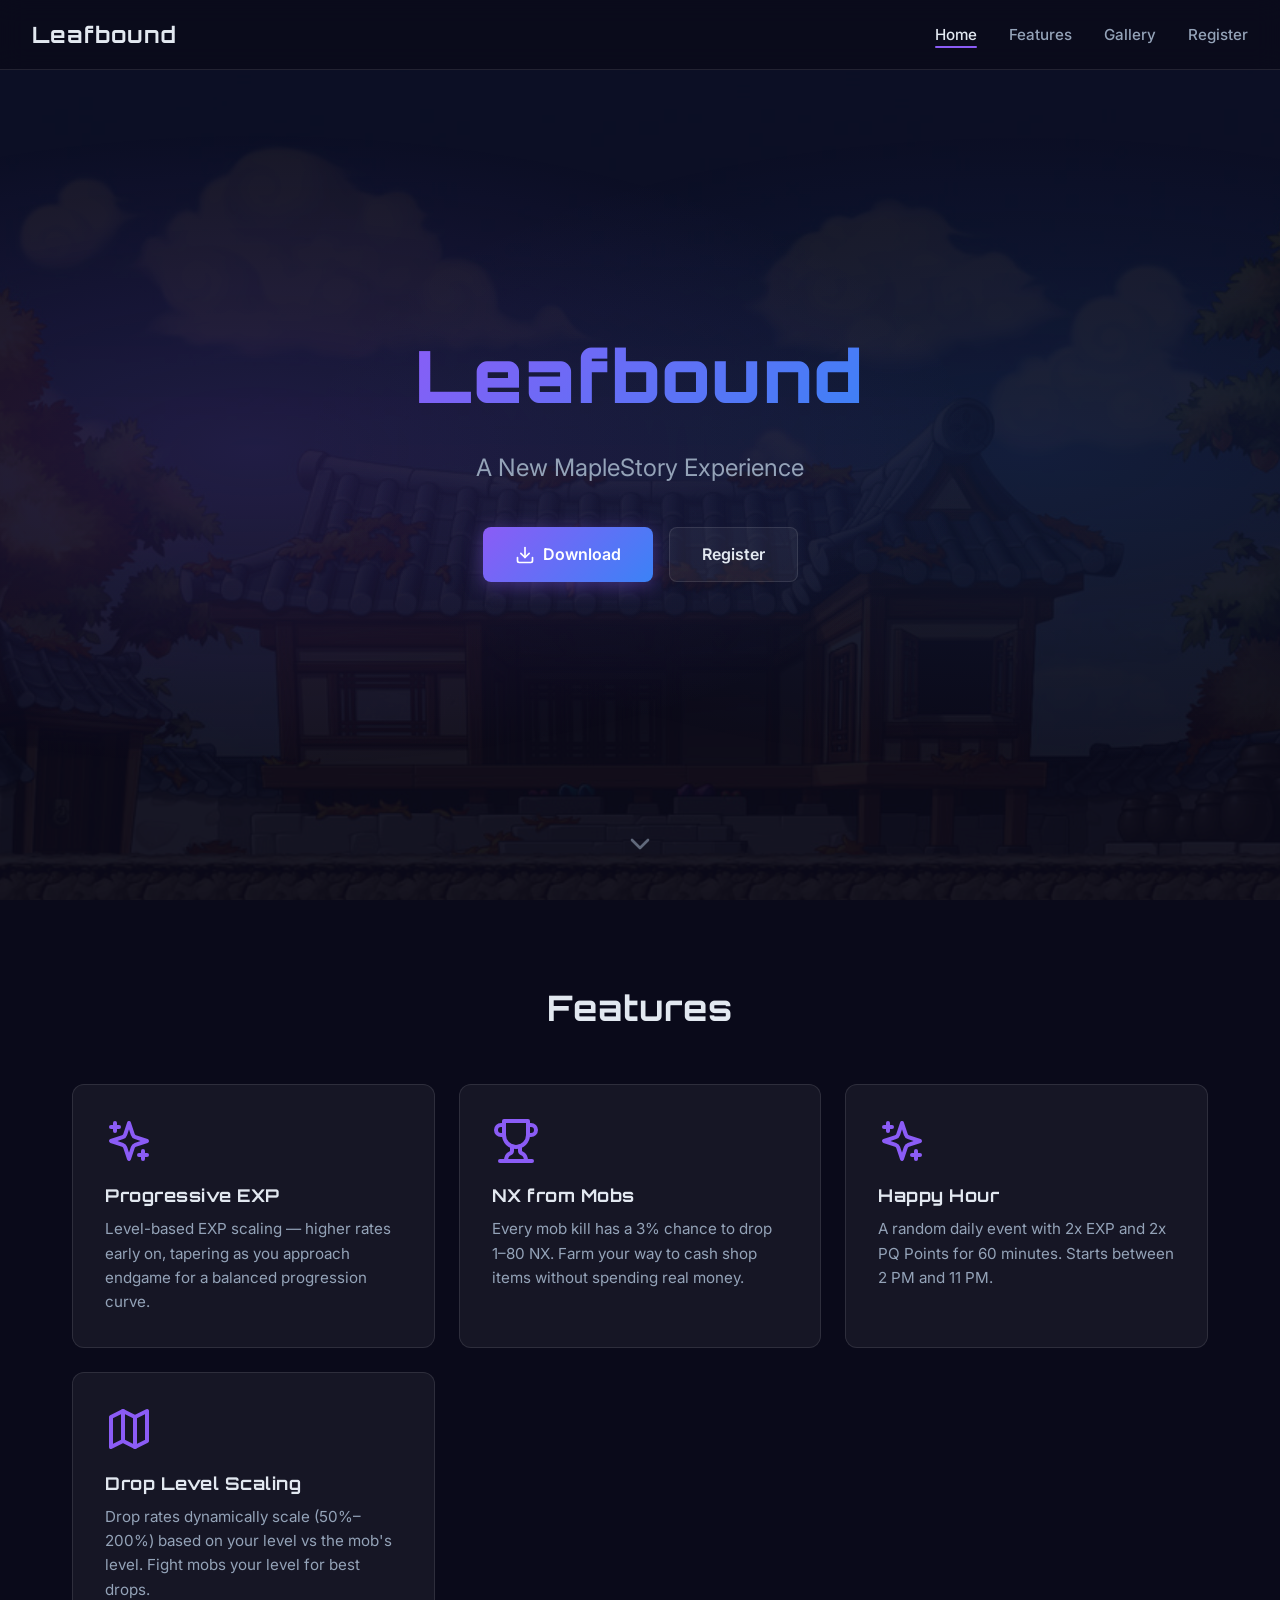
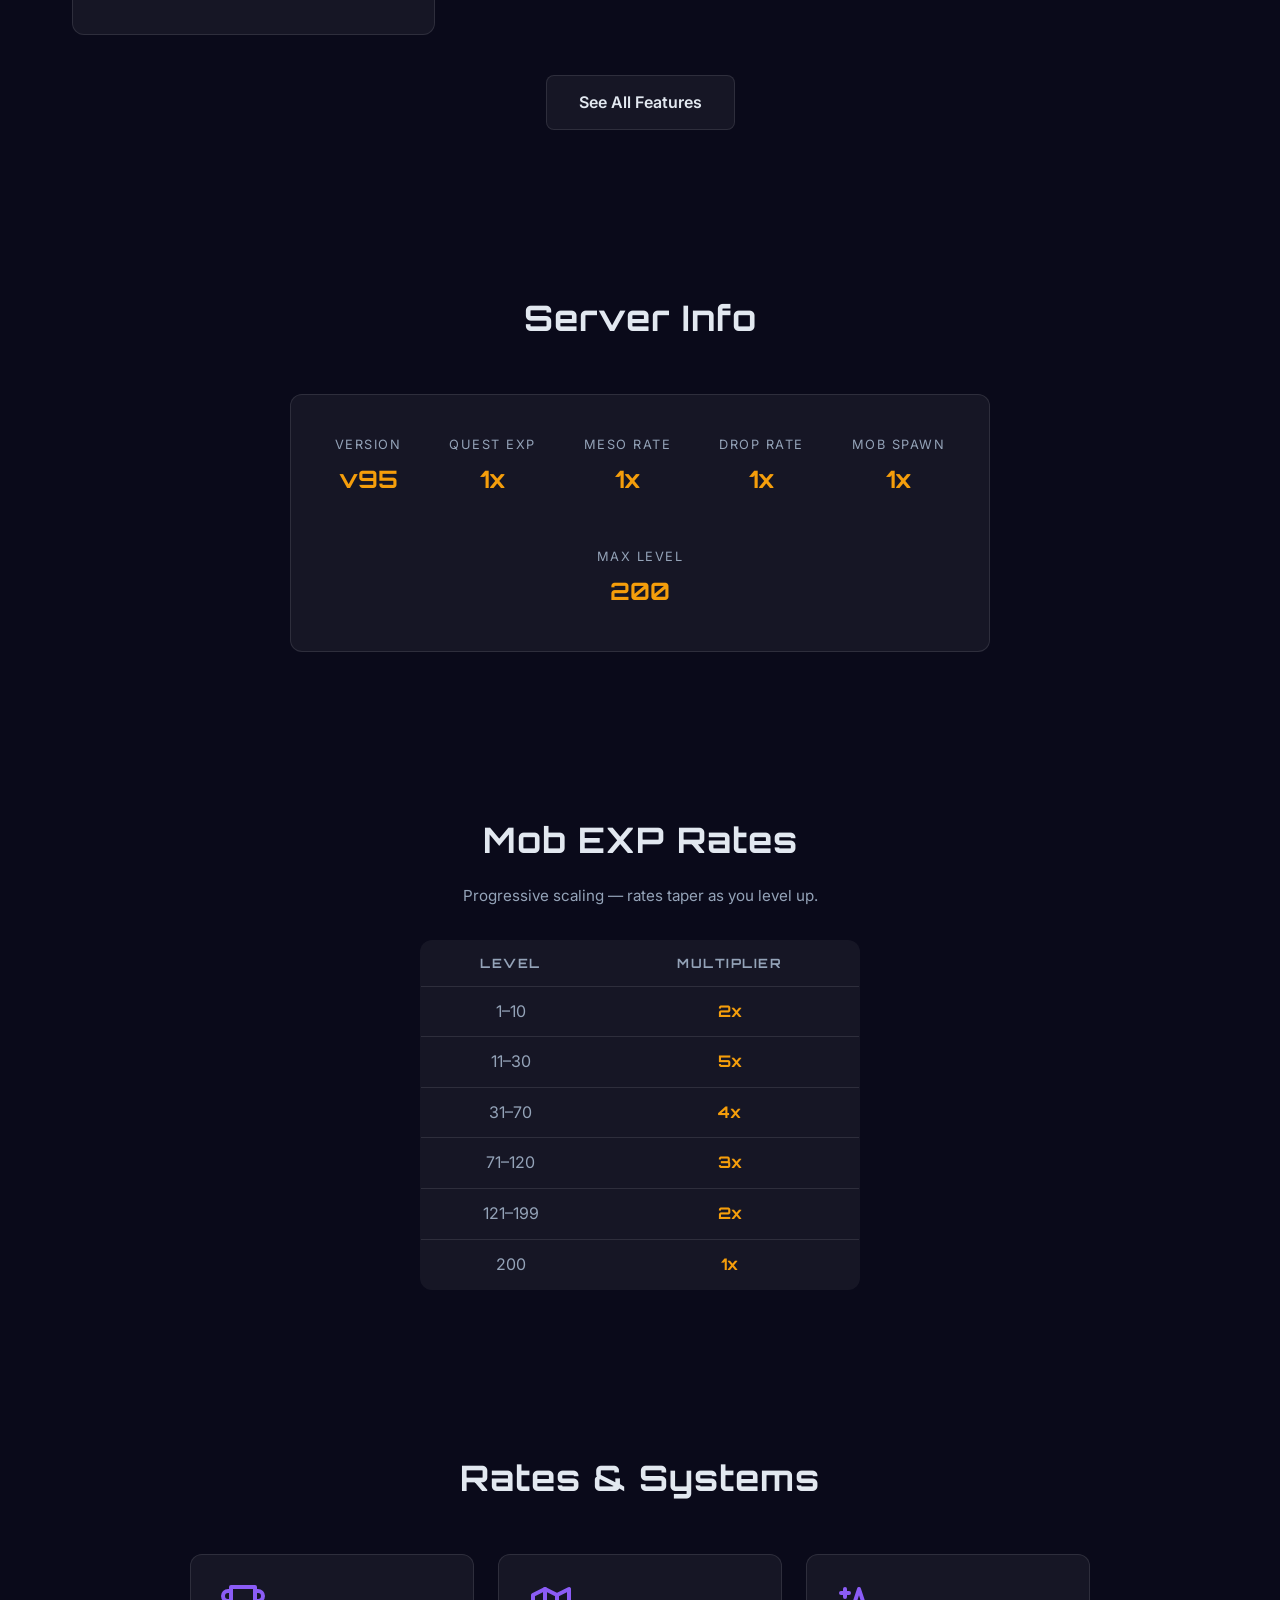
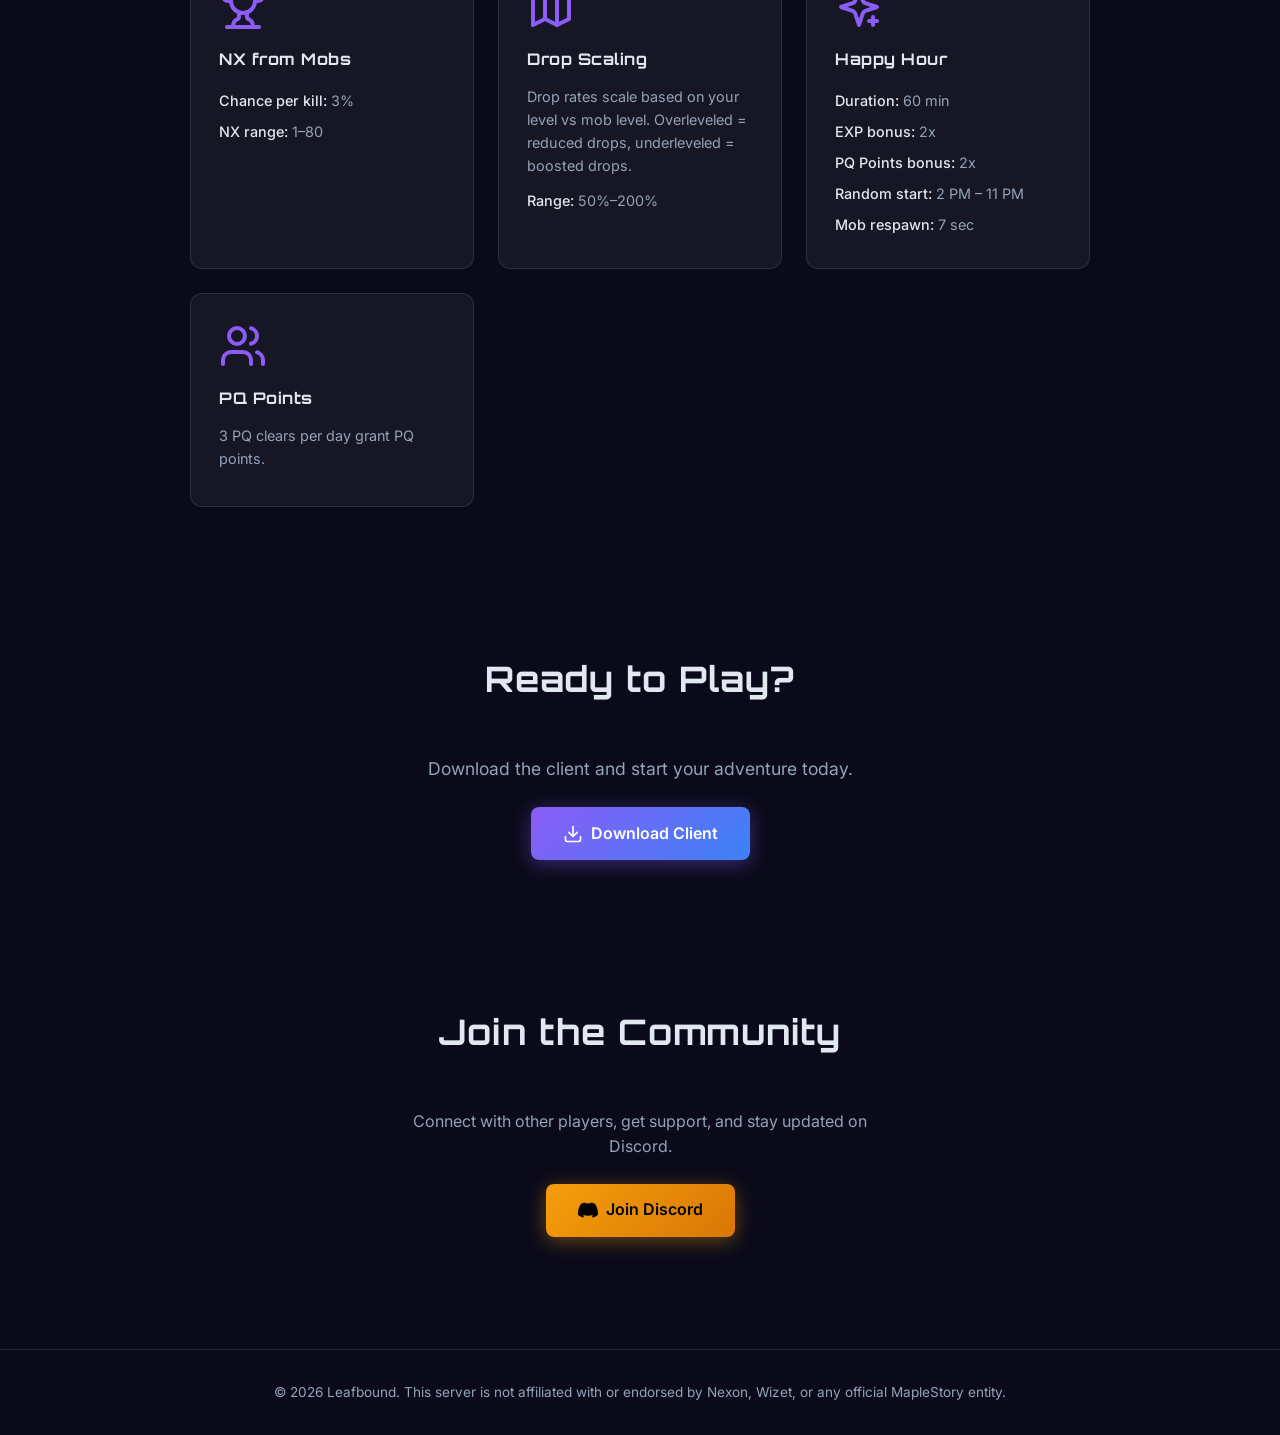
<file: index.html>
<!DOCTYPE html>
<html lang="en">
<head>
  <meta charset="UTF-8">
  <meta name="viewport" content="width=device-width, initial-scale=1.0">
  <title>MapleStory Private Server</title>
  <meta name="description" content="A custom MapleStory private server experience with unique features, balanced rates, and an active community.">
  <link rel="preconnect" href="https://fonts.googleapis.com">
  <link rel="preconnect" href="https://fonts.gstatic.com" crossorigin>
  <link href="https://fonts.googleapis.com/css2?family=Inter:wght@400;500;600;700&family=Orbitron:wght@700;900&display=swap" rel="stylesheet">
  <link rel="stylesheet" href="css/styles.css">
  <link rel="stylesheet" href="css/animations.css">
</head>
<body>

  <!-- Navbar -->
  <nav class="navbar">
    <a href="index.html" class="nav-logo"></a>
    <ul class="nav-links"></ul>
    <button class="hamburger" aria-label="Toggle menu">
      <span></span><span></span><span></span>
    </button>
  </nav>

  <!-- Hero -->
  <section class="hero">
    <h1 class="hero-title"></h1>
    <p class="hero-tagline"></p>
    <div class="hero-ctas">
      <a id="hero-download" href="#" class="btn btn-primary btn-download-pulse">
        <svg viewBox="0 0 24 24" fill="none" stroke="currentColor" stroke-width="2" stroke-linecap="round" stroke-linejoin="round" width="20" height="20"><path d="M21 15v4a2 2 0 0 1-2 2H5a2 2 0 0 1-2-2v-4"/><polyline points="7 10 12 15 17 10"/><line x1="12" y1="15" x2="12" y2="3"/></svg>
        Download
      </a>
      <a href="register.html" class="btn btn-secondary">Register</a>
    </div>
    <a href="#features" class="scroll-arrow" aria-label="Scroll down">
      <svg viewBox="0 0 24 24" fill="none" stroke="currentColor" stroke-width="2" stroke-linecap="round" stroke-linejoin="round" width="32" height="32"><polyline points="6 9 12 15 18 9"/></svg>
    </a>
  </section>

  <!-- Feature Highlights -->
  <section id="features" class="section landing-features">
    <h2 class="section-title animate-on-scroll">Features</h2>
    <div class="features-grid stagger-children"></div>
    <div class="features-more animate-on-scroll">
      <a href="features.html" class="btn btn-secondary">See All Features</a>
    </div>
  </section>

  <!-- Server Info -->
  <section class="section">
    <h2 class="section-title animate-on-scroll">Server Info</h2>
    <div class="server-info animate-on-scroll"></div>
  </section>

  <!-- EXP Rates Table -->
  <section class="section">
    <h2 class="section-title animate-on-scroll">Mob EXP Rates</h2>
    <p class="section-subtitle animate-on-scroll">Progressive scaling — rates taper as you level up.</p>
    <div class="rates-table-wrap animate-on-scroll">
      <table class="rates-table" id="exp-rates-table">
        <thead><tr><th>Level</th><th>Multiplier</th></tr></thead>
        <tbody></tbody>
      </table>
    </div>
  </section>

  <!-- Extra Rate Info -->
  <section class="section">
    <h2 class="section-title animate-on-scroll">Rates &amp; Systems</h2>
    <div class="info-cards" id="info-cards"></div>
  </section>

  <!-- Download CTA -->
  <section class="section download-section">
    <h2 class="section-title animate-on-scroll">Ready to Play?</h2>
    <p class="animate-on-scroll">Download the client and start your adventure today.</p>
    <a id="download-cta" href="#" class="btn btn-primary btn-download-pulse animate-on-scroll">
      <svg viewBox="0 0 24 24" fill="none" stroke="currentColor" stroke-width="2" stroke-linecap="round" stroke-linejoin="round" width="20" height="20"><path d="M21 15v4a2 2 0 0 1-2 2H5a2 2 0 0 1-2-2v-4"/><polyline points="7 10 12 15 17 10"/><line x1="12" y1="15" x2="12" y2="3"/></svg>
      Download Client
    </a>
  </section>

  <!-- Community -->
  <section class="section community-section">
    <h2 class="section-title animate-on-scroll">Join the Community</h2>
    <p class="animate-on-scroll">Connect with other players, get support, and stay updated on Discord.</p>
    <a id="discord-btn" href="#" class="btn btn-gold animate-on-scroll">
      <svg viewBox="0 0 24 24" fill="currentColor" width="20" height="20"><path d="M20.317 4.37a19.791 19.791 0 0 0-4.885-1.515.074.074 0 0 0-.079.037c-.21.375-.444.864-.608 1.25a18.27 18.27 0 0 0-5.487 0 12.64 12.64 0 0 0-.617-1.25.077.077 0 0 0-.079-.037A19.736 19.736 0 0 0 3.677 4.37a.07.07 0 0 0-.032.027C.533 9.046-.32 13.58.099 18.057a.082.082 0 0 0 .031.057 19.9 19.9 0 0 0 5.993 3.03.078.078 0 0 0 .084-.028 14.09 14.09 0 0 0 1.226-1.994.076.076 0 0 0-.041-.106 13.107 13.107 0 0 1-1.872-.892.077.077 0 0 1-.008-.128 10.2 10.2 0 0 0 .372-.292.074.074 0 0 1 .077-.01c3.928 1.793 8.18 1.793 12.062 0a.074.074 0 0 1 .078.01c.12.098.246.198.373.292a.077.077 0 0 1-.006.127 12.299 12.299 0 0 1-1.873.892.077.077 0 0 0-.041.107c.36.698.772 1.362 1.225 1.993a.076.076 0 0 0 .084.028 19.839 19.839 0 0 0 6.002-3.03.077.077 0 0 0 .032-.054c.5-5.177-.838-9.674-3.549-13.66a.061.061 0 0 0-.031-.03z"/></svg>
      Join Discord
    </a>
  </section>

  <!-- Footer -->
  <footer class="footer"></footer>

  <script src="config.js"></script>
  <script src="js/main.js"></script>
</body>
</html>
</file>
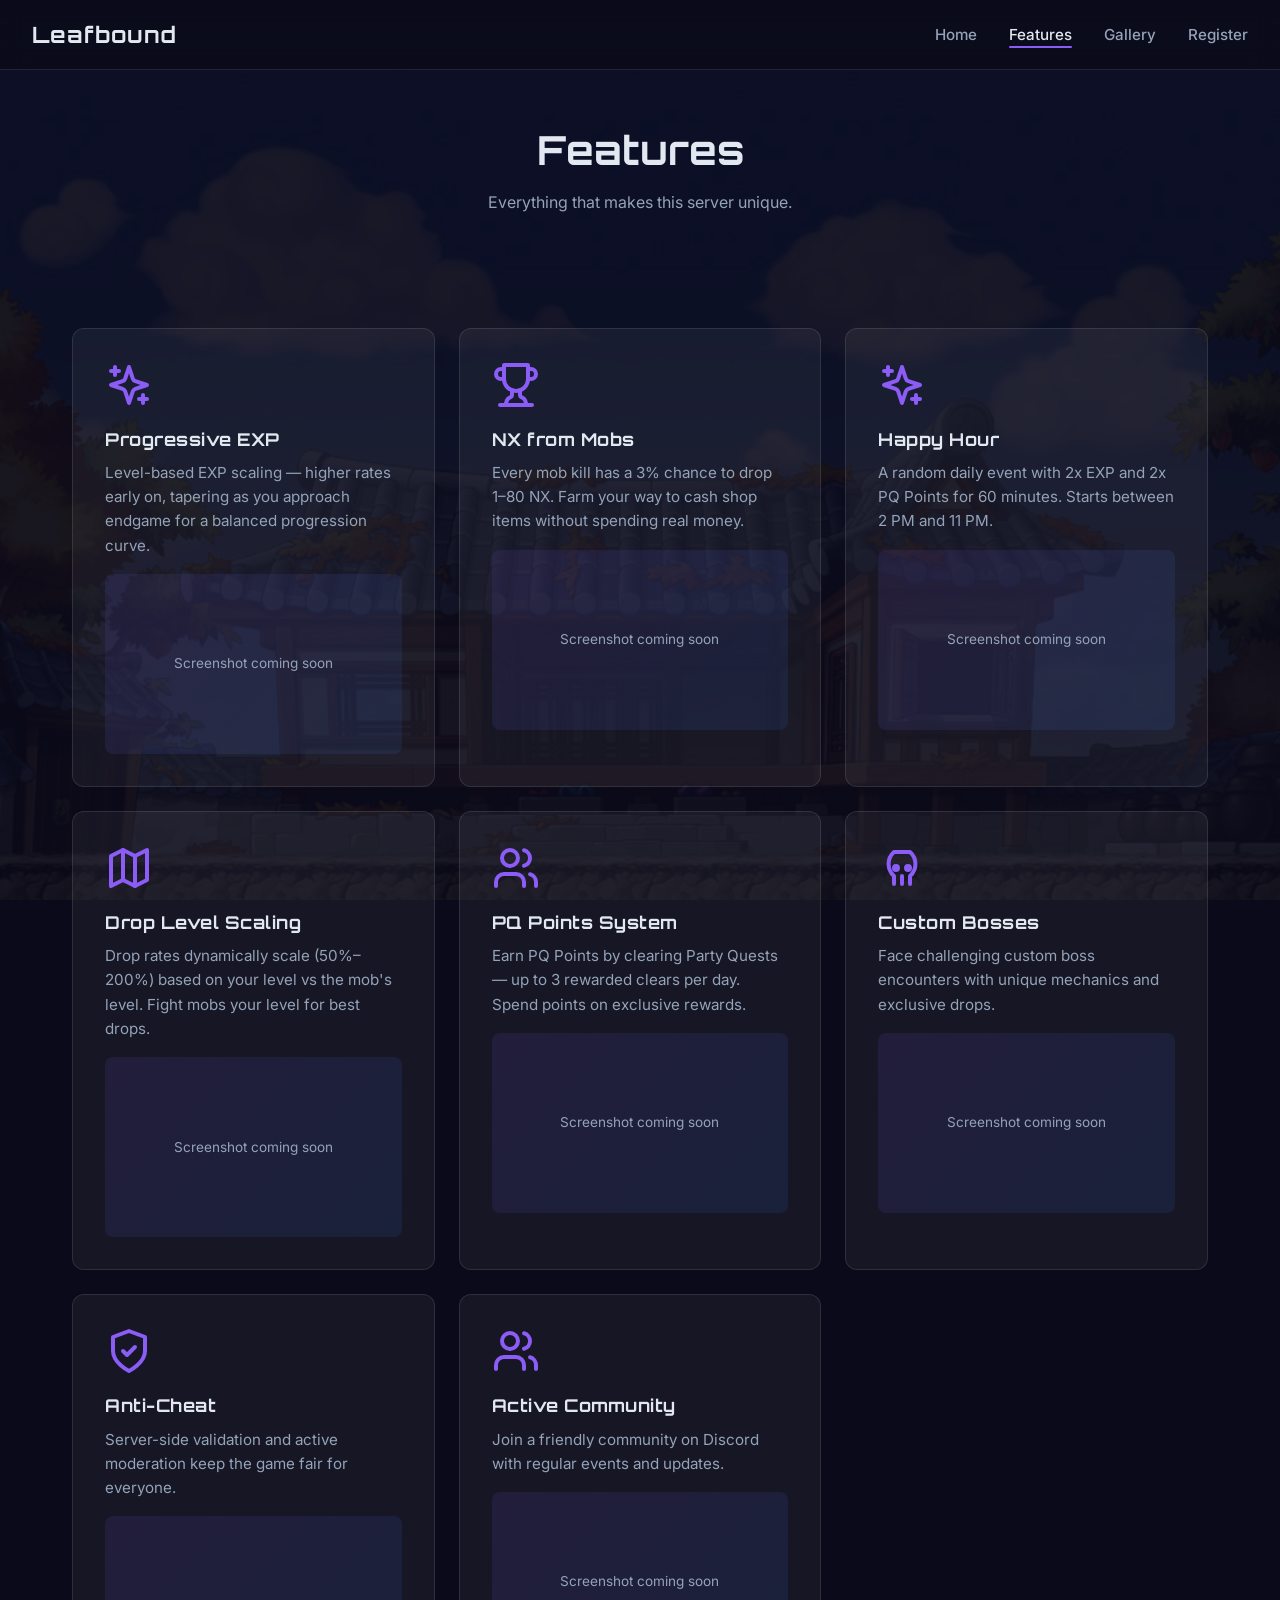
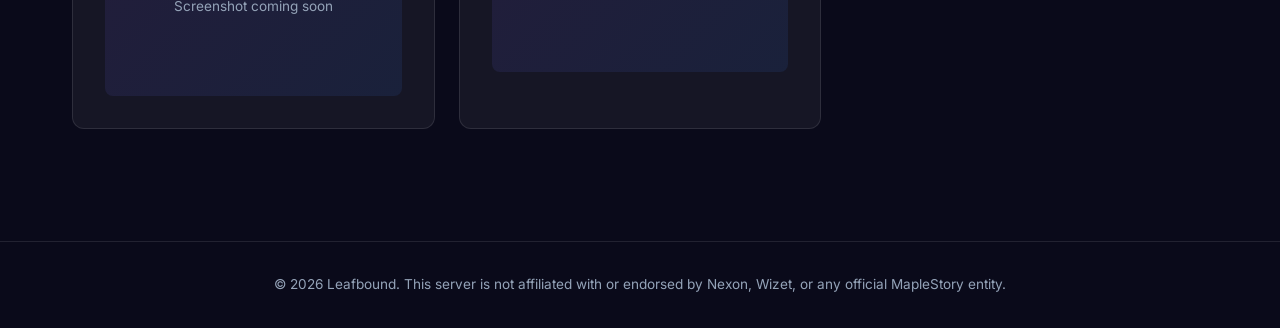
<file: features.html>
<!DOCTYPE html>
<html lang="en">
<head>
  <meta charset="UTF-8">
  <meta name="viewport" content="width=device-width, initial-scale=1.0">
  <title>Features - MapleStory Private Server</title>
  <link rel="preconnect" href="https://fonts.googleapis.com">
  <link rel="preconnect" href="https://fonts.gstatic.com" crossorigin>
  <link href="https://fonts.googleapis.com/css2?family=Inter:wght@400;500;600;700&family=Orbitron:wght@700;900&display=swap" rel="stylesheet">
  <link rel="stylesheet" href="css/styles.css">
  <link rel="stylesheet" href="css/animations.css">
</head>
<body>

  <!-- Navbar -->
  <nav class="navbar">
    <a href="index.html" class="nav-logo"></a>
    <ul class="nav-links"></ul>
    <button class="hamburger" aria-label="Toggle menu">
      <span></span><span></span><span></span>
    </button>
  </nav>

  <!-- Page Header -->
  <div class="page-header">
    <h1>Features</h1>
    <p>Everything that makes this server unique.</p>
  </div>

  <!-- Features Grid -->
  <section class="section features-page">
    <div class="features-grid stagger-children"></div>
  </section>

  <!-- Footer -->
  <footer class="footer"></footer>

  <script src="config.js"></script>
  <script src="js/main.js"></script>
</body>
</html>
</file>
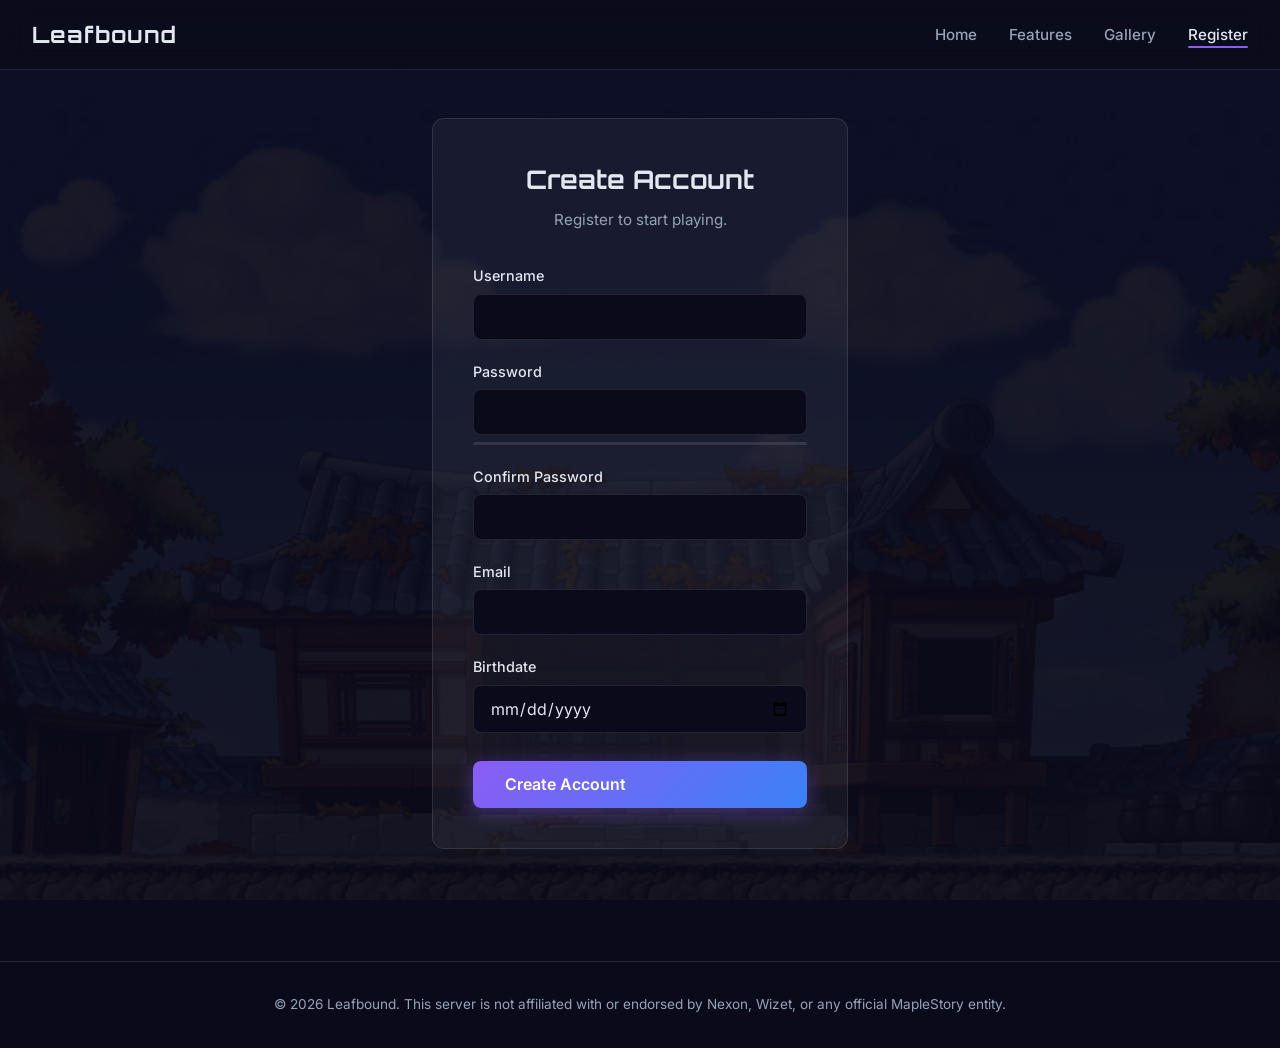
<file: register.html>
<!DOCTYPE html>
<html lang="en">
<head>
  <meta charset="UTF-8">
  <meta name="viewport" content="width=device-width, initial-scale=1.0">
  <title>Register - MapleStory Private Server</title>
  <link rel="preconnect" href="https://fonts.googleapis.com">
  <link rel="preconnect" href="https://fonts.gstatic.com" crossorigin>
  <link href="https://fonts.googleapis.com/css2?family=Inter:wght@400;500;600;700&family=Orbitron:wght@700;900&display=swap" rel="stylesheet">
  <link rel="stylesheet" href="css/styles.css">
  <link rel="stylesheet" href="css/animations.css">
</head>
<body>

  <!-- Navbar -->
  <nav class="navbar">
    <a href="index.html" class="nav-logo"></a>
    <ul class="nav-links"></ul>
    <button class="hamburger" aria-label="Toggle menu">
      <span></span><span></span><span></span>
    </button>
  </nav>

  <!-- Registration Form -->
  <div class="register-container section">
    <form id="register-form" class="register-form" novalidate>
      <h1>Create Account</h1>
      <p class="subtitle">Register to start playing.</p>

      <div class="form-group">
        <label for="username">Username</label>
        <input type="text" id="username" name="username" autocomplete="username" maxlength="32" required>
        <div class="form-error"></div>
      </div>

      <div class="form-group">
        <label for="password">Password</label>
        <input type="password" id="password" name="password" autocomplete="new-password" maxlength="12" required>
        <div class="password-strength"><div class="password-strength-bar"></div></div>
        <div class="form-error"></div>
      </div>

      <div class="form-group">
        <label for="confirm-password">Confirm Password</label>
        <input type="password" id="confirm-password" name="confirm-password" autocomplete="new-password" maxlength="12" required>
        <div class="form-error"></div>
      </div>

      <div class="form-group">
        <label for="email">Email</label>
        <input type="email" id="email" name="email" autocomplete="email" required>
        <div class="form-error"></div>
      </div>

      <div class="form-group">
        <label for="birthday">Birthdate</label>
        <input type="date" id="birthday" name="birthday" required>
        <div class="form-error"></div>
      </div>

      <button type="submit" class="btn btn-primary form-submit">Create Account</button>
      <div class="form-message"></div>
    </form>
  </div>

  <!-- Footer -->
  <footer class="footer"></footer>

  <script src="config.js"></script>
  <script src="js/main.js"></script>
  <script src="js/register.js"></script>
</body>
</html>
</file>
<file: css/styles.css>
/* ===== Reset & Base ===== */
*, *::before, *::after {
  margin: 0;
  padding: 0;
  box-sizing: border-box;
}

:root {
  --bg-primary: #0a0a1a;
  --bg-secondary: #111128;
  --bg-card: rgba(255, 255, 255, 0.05);
  --bg-card-hover: rgba(255, 255, 255, 0.08);
  --text-primary: #e2e8f0;
  --text-secondary: #94a3b8;
  --accent-purple: #8b5cf6;
  --accent-blue: #3b82f6;
  --accent-gold: #f59e0b;
  --border-subtle: rgba(255, 255, 255, 0.1);
  --shadow-card: 0 4px 24px rgba(0, 0, 0, 0.3);
  --shadow-hover: 0 8px 40px rgba(139, 92, 246, 0.2);
  --radius: 12px;
  --radius-sm: 8px;
  --nav-height: 70px;
  --font-heading: 'Orbitron', sans-serif;
  --font-body: 'Inter', sans-serif;
}

html {
  scroll-behavior: smooth;
}

body {
  font-family: var(--font-body);
  background: var(--bg-primary);
  color: var(--text-primary);
  line-height: 1.6;
  min-height: 100vh;
  overflow-x: hidden;
}

body::before {
  content: '';
  position: fixed;
  inset: 0;
  background: url('../images/background/bgrnd_1.png') center / cover no-repeat;
  opacity: 0.06;
  pointer-events: none;
  z-index: -1;
}

a {
  color: var(--accent-purple);
  text-decoration: none;
  transition: color 0.2s;
}

a:hover {
  color: var(--accent-blue);
}

img {
  max-width: 100%;
  height: auto;
  display: block;
}

/* ===== Navbar ===== */
.navbar {
  position: fixed;
  top: 0;
  left: 0;
  right: 0;
  height: var(--nav-height);
  display: flex;
  align-items: center;
  justify-content: space-between;
  padding: 0 2rem;
  z-index: 1000;
  background: rgba(10, 10, 26, 0.8);
  backdrop-filter: blur(12px);
  -webkit-backdrop-filter: blur(12px);
  border-bottom: 1px solid var(--border-subtle);
  transition: background 0.3s;
}

.navbar.scrolled {
  background: rgba(10, 10, 26, 0.95);
}

.nav-logo {
  font-family: var(--font-heading);
  font-size: 1.4rem;
  font-weight: 700;
  color: var(--text-primary);
  letter-spacing: 1px;
}

.nav-links {
  display: flex;
  list-style: none;
  gap: 2rem;
  align-items: center;
}

.nav-links a {
  color: var(--text-secondary);
  font-weight: 500;
  font-size: 0.95rem;
  transition: color 0.2s;
  position: relative;
}

.nav-links a:hover,
.nav-links a.active {
  color: var(--text-primary);
}

.nav-links a.active::after {
  content: '';
  position: absolute;
  bottom: -4px;
  left: 0;
  right: 0;
  height: 2px;
  background: var(--accent-purple);
  border-radius: 1px;
}

.hamburger {
  display: none;
  flex-direction: column;
  gap: 5px;
  cursor: pointer;
  background: none;
  border: none;
  padding: 4px;
}

.hamburger span {
  display: block;
  width: 24px;
  height: 2px;
  background: var(--text-primary);
  border-radius: 2px;
  transition: transform 0.3s, opacity 0.3s;
}

.hamburger.open span:nth-child(1) {
  transform: rotate(45deg) translate(5px, 5px);
}

.hamburger.open span:nth-child(2) {
  opacity: 0;
}

.hamburger.open span:nth-child(3) {
  transform: rotate(-45deg) translate(5px, -5px);
}

/* ===== Hero ===== */
.hero {
  min-height: 100vh;
  display: flex;
  flex-direction: column;
  align-items: center;
  justify-content: center;
  text-align: center;
  padding: 2rem;
  background:
    radial-gradient(ellipse at 20% 50%, rgba(139, 92, 246, 0.15) 0%, transparent 50%),
    radial-gradient(ellipse at 80% 50%, rgba(59, 130, 246, 0.1) 0%, transparent 50%);
  position: relative;
}

.hero-title {
  font-family: var(--font-heading);
  font-size: clamp(2.5rem, 6vw, 4.5rem);
  font-weight: 900;
  letter-spacing: 2px;
  background: linear-gradient(135deg, var(--accent-purple), var(--accent-blue));
  -webkit-background-clip: text;
  -webkit-text-fill-color: transparent;
  background-clip: text;
  margin-bottom: 1rem;
}

.hero-tagline {
  font-size: clamp(1.1rem, 2.5vw, 1.5rem);
  color: var(--text-secondary);
  max-width: 600px;
  margin-bottom: 2.5rem;
}

.hero-ctas {
  display: flex;
  gap: 1rem;
  flex-wrap: wrap;
  justify-content: center;
}

/* ===== Scroll Arrow ===== */
.scroll-arrow {
  position: absolute;
  bottom: 2rem;
  left: 50%;
  transform: translateX(-50%);
  color: var(--text-secondary);
  opacity: 0.6;
  transition: opacity 0.3s;
}

.scroll-arrow:hover {
  opacity: 1;
  color: var(--text-primary);
}

/* ===== Buttons ===== */
.btn {
  display: inline-flex;
  align-items: center;
  gap: 0.5rem;
  padding: 0.85rem 2rem;
  font-size: 1rem;
  font-weight: 600;
  font-family: var(--font-body);
  border: none;
  border-radius: var(--radius-sm);
  cursor: pointer;
  transition: transform 0.2s, box-shadow 0.2s;
  text-decoration: none;
}

.btn:hover {
  transform: translateY(-2px);
}

.btn-primary {
  background: linear-gradient(135deg, var(--accent-purple), var(--accent-blue));
  color: #fff;
  box-shadow: 0 4px 20px rgba(139, 92, 246, 0.4);
}

.btn-primary:hover {
  color: #fff;
  box-shadow: 0 6px 30px rgba(139, 92, 246, 0.6);
}

.btn-secondary {
  background: var(--bg-card);
  color: var(--text-primary);
  border: 1px solid var(--border-subtle);
}

.btn-secondary:hover {
  color: var(--text-primary);
  background: var(--bg-card-hover);
  box-shadow: var(--shadow-card);
}

.btn-gold {
  background: linear-gradient(135deg, var(--accent-gold), #d97706);
  color: #000;
  box-shadow: 0 4px 20px rgba(245, 158, 11, 0.4);
}

.btn-gold:hover {
  color: #000;
  box-shadow: 0 6px 30px rgba(245, 158, 11, 0.6);
}

/* ===== Sections ===== */
.section {
  padding: 5rem 2rem;
  max-width: 1200px;
  margin: 0 auto;
}

.section-title {
  font-family: var(--font-heading);
  font-size: clamp(1.5rem, 3vw, 2.2rem);
  text-align: center;
  margin-bottom: 3rem;
  letter-spacing: 1px;
}

/* ===== Feature Cards ===== */
.features-grid {
  display: grid;
  grid-template-columns: repeat(auto-fit, minmax(280px, 1fr));
  gap: 1.5rem;
}

.feature-card {
  background: var(--bg-card);
  border: 1px solid var(--border-subtle);
  border-radius: var(--radius);
  padding: 2rem;
  transition: transform 0.3s, box-shadow 0.3s, background 0.3s;
}

.feature-card:hover {
  transform: translateY(-4px);
  box-shadow: var(--shadow-hover);
  background: var(--bg-card-hover);
}

.feature-icon {
  width: 48px;
  height: 48px;
  margin-bottom: 1rem;
  color: var(--accent-purple);
}

.feature-card h3 {
  font-family: var(--font-heading);
  font-size: 1.1rem;
  margin-bottom: 0.5rem;
  letter-spacing: 0.5px;
}

.feature-card p {
  color: var(--text-secondary);
  font-size: 0.95rem;
}

.feature-card-image {
  width: 100%;
  height: 180px;
  border-radius: var(--radius-sm);
  margin-top: 1rem;
  object-fit: cover;
}

.feature-card-image-placeholder {
  width: 100%;
  height: 180px;
  border-radius: var(--radius-sm);
  margin-top: 1rem;
  background: linear-gradient(135deg, rgba(139, 92, 246, 0.1), rgba(59, 130, 246, 0.1));
  display: flex;
  align-items: center;
  justify-content: center;
  color: var(--text-secondary);
  font-size: 0.85rem;
}

.features-more {
  text-align: center;
  margin-top: 2.5rem;
}

/* ===== Server Info Panel ===== */
.server-info {
  display: flex;
  justify-content: center;
  gap: 3rem;
  flex-wrap: wrap;
  background: var(--bg-card);
  border: 1px solid var(--border-subtle);
  border-radius: var(--radius);
  padding: 2.5rem;
  max-width: 700px;
  margin: 0 auto;
}

.info-item {
  text-align: center;
}

.info-label {
  font-size: 0.8rem;
  text-transform: uppercase;
  color: var(--text-secondary);
  letter-spacing: 1.5px;
  margin-bottom: 0.3rem;
}

.info-value {
  font-family: var(--font-heading);
  font-size: 1.5rem;
  font-weight: 700;
  color: var(--accent-gold);
}

/* ===== Download CTA ===== */
.download-section {
  text-align: center;
  padding: 4rem 2rem;
}

.download-section p {
  color: var(--text-secondary);
  margin-bottom: 1.5rem;
  font-size: 1.1rem;
}

/* ===== Community Section ===== */
.community-section {
  text-align: center;
}

.community-section p {
  color: var(--text-secondary);
  margin-bottom: 1.5rem;
  max-width: 500px;
  margin-left: auto;
  margin-right: auto;
  margin-bottom: 1.5rem;
}

/* ===== Footer ===== */
.footer {
  text-align: center;
  padding: 2rem;
  border-top: 1px solid var(--border-subtle);
  color: var(--text-secondary);
  font-size: 0.85rem;
  margin-top: 2rem;
}

/* ===== Gallery ===== */
.gallery-grid {
  display: grid;
  grid-template-columns: repeat(auto-fill, minmax(300px, 1fr));
  gap: 1rem;
}

.gallery-item {
  border-radius: var(--radius);
  overflow: hidden;
  cursor: pointer;
  position: relative;
  aspect-ratio: 16 / 9;
  background: var(--bg-card);
  border: 1px solid var(--border-subtle);
  transition: transform 0.3s, box-shadow 0.3s;
}

.gallery-item:hover {
  transform: translateY(-4px);
  box-shadow: var(--shadow-hover);
}

.gallery-item img {
  width: 100%;
  height: 100%;
  object-fit: cover;
}

.gallery-caption {
  position: absolute;
  bottom: 0;
  left: 0;
  right: 0;
  padding: 0.75rem 1rem;
  background: linear-gradient(transparent, rgba(0, 0, 0, 0.8));
  font-size: 0.9rem;
}

.gallery-placeholder {
  display: flex;
  flex-direction: column;
  align-items: center;
  justify-content: center;
  aspect-ratio: 16 / 9;
  background: var(--bg-card);
  border: 2px dashed var(--border-subtle);
  border-radius: var(--radius);
  color: var(--text-secondary);
  font-size: 1rem;
  gap: 0.5rem;
}

.gallery-placeholder span {
  font-size: 0.85rem;
}

/* ===== Lightbox ===== */
.lightbox {
  position: fixed;
  inset: 0;
  z-index: 2000;
  background: rgba(0, 0, 0, 0.92);
  display: flex;
  align-items: center;
  justify-content: center;
  opacity: 0;
  pointer-events: none;
  transition: opacity 0.3s;
}

.lightbox.open {
  opacity: 1;
  pointer-events: auto;
}

.lightbox img {
  max-width: 90vw;
  max-height: 85vh;
  border-radius: var(--radius-sm);
}

.lightbox-close {
  position: absolute;
  top: 1.5rem;
  right: 1.5rem;
  background: none;
  border: none;
  color: #fff;
  font-size: 2rem;
  cursor: pointer;
  line-height: 1;
  padding: 0.5rem;
}

.lightbox-nav {
  position: absolute;
  top: 50%;
  transform: translateY(-50%);
  background: rgba(255, 255, 255, 0.1);
  border: none;
  color: #fff;
  font-size: 2rem;
  cursor: pointer;
  padding: 1rem;
  border-radius: var(--radius-sm);
  transition: background 0.2s;
}

.lightbox-nav:hover {
  background: rgba(255, 255, 255, 0.2);
}

.lightbox-prev {
  left: 1rem;
}

.lightbox-next {
  right: 1rem;
}

.lightbox-caption {
  position: absolute;
  bottom: 1.5rem;
  text-align: center;
  width: 100%;
  color: var(--text-secondary);
  font-size: 0.95rem;
}

/* ===== Registration Form ===== */
.register-container {
  max-width: 480px;
  margin: 0 auto;
  padding-top: calc(var(--nav-height) + 3rem);
}

.register-form {
  background: var(--bg-card);
  border: 1px solid var(--border-subtle);
  border-radius: var(--radius);
  padding: 2.5rem;
}

.register-form h1 {
  font-family: var(--font-heading);
  font-size: 1.6rem;
  text-align: center;
  margin-bottom: 0.5rem;
}

.register-form .subtitle {
  text-align: center;
  color: var(--text-secondary);
  margin-bottom: 2rem;
  font-size: 0.95rem;
}

.form-group {
  margin-bottom: 1.25rem;
}

.form-group label {
  display: block;
  margin-bottom: 0.4rem;
  font-weight: 500;
  font-size: 0.9rem;
}

.form-group input {
  width: 100%;
  padding: 0.75rem 1rem;
  background: var(--bg-primary);
  border: 1px solid var(--border-subtle);
  border-radius: var(--radius-sm);
  color: var(--text-primary);
  font-family: var(--font-body);
  font-size: 1rem;
  transition: border-color 0.2s;
}

.form-group input:focus {
  outline: none;
  border-color: var(--accent-purple);
}

.form-group input.error {
  border-color: #ef4444;
}

.form-error {
  color: #ef4444;
  font-size: 0.8rem;
  margin-top: 0.3rem;
  display: none;
}

.form-error.visible {
  display: block;
}

.form-submit {
  width: 100%;
  margin-top: 0.5rem;
}

.form-submit:disabled {
  opacity: 0.6;
  cursor: not-allowed;
  transform: none !important;
}

.form-message {
  text-align: center;
  margin-top: 1rem;
  padding: 0.75rem;
  border-radius: var(--radius-sm);
  font-size: 0.9rem;
  display: none;
}

.form-message.success {
  display: block;
  background: rgba(34, 197, 94, 0.1);
  color: #22c55e;
  border: 1px solid rgba(34, 197, 94, 0.2);
}

.form-message.error {
  display: block;
  background: rgba(239, 68, 68, 0.1);
  color: #ef4444;
  border: 1px solid rgba(239, 68, 68, 0.2);
}

.password-strength {
  height: 3px;
  border-radius: 2px;
  margin-top: 0.4rem;
  background: var(--border-subtle);
  overflow: hidden;
}

.password-strength-bar {
  height: 100%;
  width: 0;
  border-radius: 2px;
  transition: width 0.3s, background 0.3s;
}

/* ===== Section Subtitle ===== */
.section-subtitle {
  text-align: center;
  color: var(--text-secondary);
  margin-top: -2rem;
  margin-bottom: 2rem;
  font-size: 0.95rem;
}

/* ===== Rates Table ===== */
.rates-table-wrap {
  max-width: 440px;
  margin: 0 auto;
}

.rates-table {
  width: 100%;
  border-collapse: collapse;
  background: var(--bg-card);
  border: 1px solid var(--border-subtle);
  border-radius: var(--radius);
  overflow: hidden;
}

.rates-table th,
.rates-table td {
  padding: 0.75rem 1.25rem;
  text-align: center;
}

.rates-table thead th {
  font-family: var(--font-heading);
  font-size: 0.8rem;
  text-transform: uppercase;
  letter-spacing: 1.5px;
  color: var(--text-secondary);
  border-bottom: 1px solid var(--border-subtle);
}

.rates-table tbody tr {
  border-bottom: 1px solid var(--border-subtle);
}

.rates-table tbody tr:last-child {
  border-bottom: none;
}

.rates-table tbody td:first-child {
  color: var(--text-secondary);
}

.rates-table tbody td:last-child {
  font-family: var(--font-heading);
  font-weight: 700;
  color: var(--accent-gold);
}

/* ===== Info Cards ===== */
.info-cards {
  display: grid;
  grid-template-columns: repeat(auto-fit, minmax(260px, 1fr));
  gap: 1.5rem;
  max-width: 900px;
  margin: 0 auto;
}

.info-card {
  background: var(--bg-card);
  border: 1px solid var(--border-subtle);
  border-radius: var(--radius);
  padding: 1.75rem;
}

.info-card h3 {
  font-family: var(--font-heading);
  font-size: 1rem;
  margin-bottom: 0.75rem;
  letter-spacing: 0.5px;
}

.info-card p {
  color: var(--text-secondary);
  font-size: 0.9rem;
  margin-bottom: 0.5rem;
}

.info-card ul {
  list-style: none;
  padding: 0;
}

.info-card ul li {
  color: var(--text-secondary);
  font-size: 0.9rem;
  padding: 0.25rem 0;
}

.info-card-label {
  color: var(--text-primary);
  font-weight: 500;
}

/* ===== Page Header (for sub-pages) ===== */
.page-header {
  padding-top: calc(var(--nav-height) + 3rem);
  padding-bottom: 2rem;
  text-align: center;
}

.page-header h1 {
  font-family: var(--font-heading);
  font-size: clamp(1.8rem, 4vw, 2.5rem);
  margin-bottom: 0.5rem;
}

.page-header p {
  color: var(--text-secondary);
  max-width: 600px;
  margin: 0 auto;
}

/* ===== Responsive ===== */
@media (max-width: 768px) {
  .hamburger {
    display: flex;
  }

  .nav-links {
    position: fixed;
    top: var(--nav-height);
    left: 0;
    right: 0;
    background: rgba(10, 10, 26, 0.98);
    backdrop-filter: blur(12px);
    flex-direction: column;
    padding: 2rem;
    gap: 1.5rem;
    transform: translateY(-100%);
    opacity: 0;
    pointer-events: none;
    transition: transform 0.3s, opacity 0.3s;
    border-bottom: 1px solid var(--border-subtle);
  }

  .nav-links.open {
    transform: translateY(0);
    opacity: 1;
    pointer-events: auto;
  }

  .section {
    padding: 3rem 1.25rem;
  }

  .server-info {
    gap: 1.5rem;
    padding: 1.5rem;
  }

  .register-form {
    padding: 1.5rem;
  }

  .gallery-grid {
    grid-template-columns: 1fr;
  }
}

@media (max-width: 480px) {
  .hero-ctas {
    flex-direction: column;
    align-items: center;
  }

  .btn {
    width: 100%;
    justify-content: center;
  }

  .features-grid {
    grid-template-columns: 1fr;
  }
}
</file>
<file: css/animations.css>
/* ===== Scroll Animations ===== */
.animate-on-scroll {
  opacity: 0;
  transform: translateY(30px);
  transition: opacity 0.6s ease-out, transform 0.6s ease-out;
}

.animate-on-scroll.visible {
  opacity: 1;
  transform: translateY(0);
}

/* Stagger children */
.stagger-children .animate-on-scroll:nth-child(1) { transition-delay: 0s; }
.stagger-children .animate-on-scroll:nth-child(2) { transition-delay: 0.1s; }
.stagger-children .animate-on-scroll:nth-child(3) { transition-delay: 0.2s; }
.stagger-children .animate-on-scroll:nth-child(4) { transition-delay: 0.3s; }
.stagger-children .animate-on-scroll:nth-child(5) { transition-delay: 0.4s; }
.stagger-children .animate-on-scroll:nth-child(6) { transition-delay: 0.5s; }

/* ===== Hero Entrance ===== */
.hero-title {
  opacity: 0;
  transform: translateY(20px);
  animation: heroEntrance 0.8s ease-out 0.2s forwards;
}

.hero-tagline {
  opacity: 0;
  transform: translateY(20px);
  animation: heroEntrance 0.8s ease-out 0.4s forwards;
}

.hero-ctas {
  opacity: 0;
  transform: translateY(20px);
  animation: heroEntrance 0.8s ease-out 0.6s forwards;
}

@keyframes heroEntrance {
  to {
    opacity: 1;
    transform: translateY(0);
  }
}

/* ===== Scroll Arrow Bounce ===== */
.scroll-arrow {
  animation: scrollBounce 2s ease-in-out infinite;
}

@keyframes scrollBounce {
  0%, 100% { transform: translateX(-50%) translateY(0); }
  50% { transform: translateX(-50%) translateY(8px); }
}

/* ===== Download Button Pulse ===== */
.btn-download-pulse {
  animation: downloadPulse 2s infinite;
}

@keyframes downloadPulse {
  0%, 100% {
    box-shadow: 0 4px 20px rgba(139, 92, 246, 0.4);
  }
  50% {
    box-shadow: 0 4px 40px rgba(139, 92, 246, 0.7);
  }
}

/* ===== Card Hover Lift ===== */
.feature-card {
  transition: transform 0.3s ease, box-shadow 0.3s ease, background 0.3s ease;
}

.feature-card:hover {
  transform: translateY(-6px);
  box-shadow: 0 12px 40px rgba(139, 92, 246, 0.2);
}

/* ===== Gallery Item Hover ===== */
.gallery-item {
  transition: transform 0.3s ease, box-shadow 0.3s ease;
}

.gallery-item:hover {
  transform: scale(1.02);
}

/* ===== Lightbox Fade ===== */
.lightbox {
  transition: opacity 0.3s ease;
}

/* ===== Navbar Link Underline ===== */
.nav-links a::after {
  content: '';
  position: absolute;
  bottom: -4px;
  left: 50%;
  width: 0;
  height: 2px;
  background: var(--accent-purple);
  border-radius: 1px;
  transition: width 0.3s, left 0.3s;
}

.nav-links a:hover::after {
  width: 100%;
  left: 0;
}

.nav-links a.active::after {
  width: 100%;
  left: 0;
}

/* ===== Reduced Motion ===== */
@media (prefers-reduced-motion: reduce) {
  .animate-on-scroll {
    opacity: 1;
    transform: none;
    transition: none;
  }

  .hero-title,
  .hero-tagline,
  .hero-ctas {
    opacity: 1;
    transform: none;
    animation: none;
  }

  .btn-download-pulse {
    animation: none;
  }

  .feature-card,
  .gallery-item {
    transition: none;
  }

  .lightbox {
    transition: none;
  }

  .nav-links a::after {
    transition: none;
  }
}
</file>
